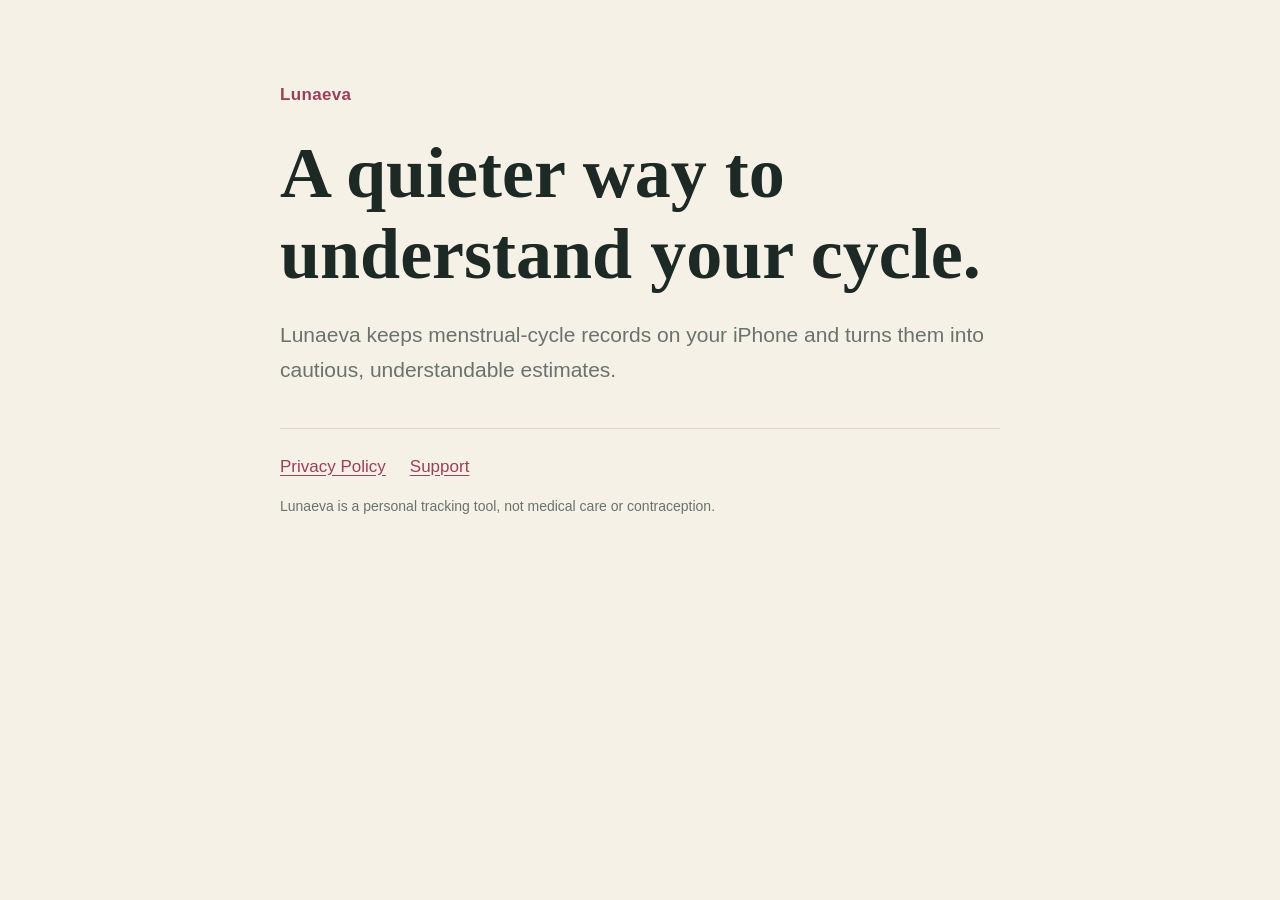
<file: index.html>
<!doctype html>
<html lang="en">
  <head>
    <meta charset="utf-8">
    <meta name="viewport" content="width=device-width, initial-scale=1">
    <title>Lunaeva</title>
    <link rel="stylesheet" href="styles.css">
  </head>
  <body>
    <main>
      <p class="wordmark">Lunaeva</p>
      <h1>A quieter way to understand your cycle.</h1>
      <p class="lede">Lunaeva keeps menstrual-cycle records on your iPhone and turns them into cautious, understandable estimates.</p>
      <nav>
        <a href="privacy.html">Privacy Policy</a>
        <a href="support.html">Support</a>
      </nav>
      <p class="fine">Lunaeva is a personal tracking tool, not medical care or contraception.</p>
    </main>
  </body>
</html>
</file>
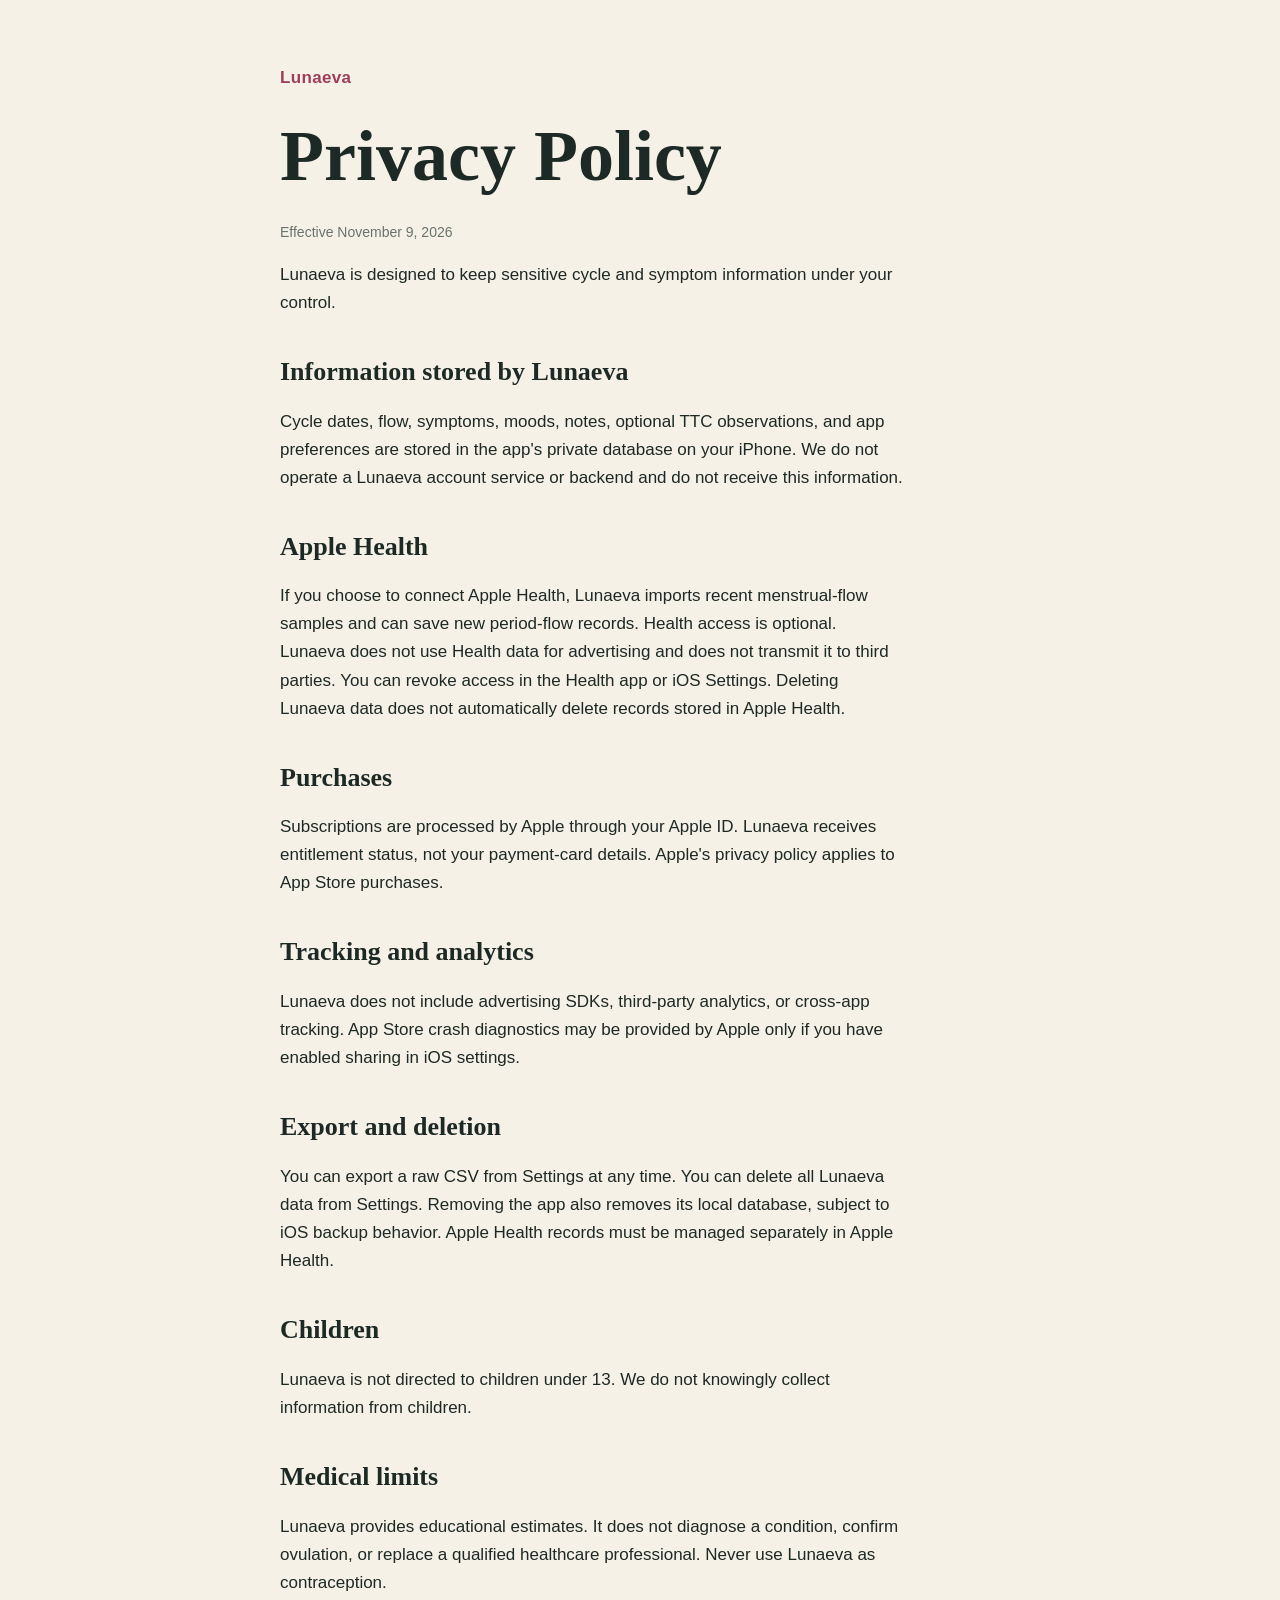
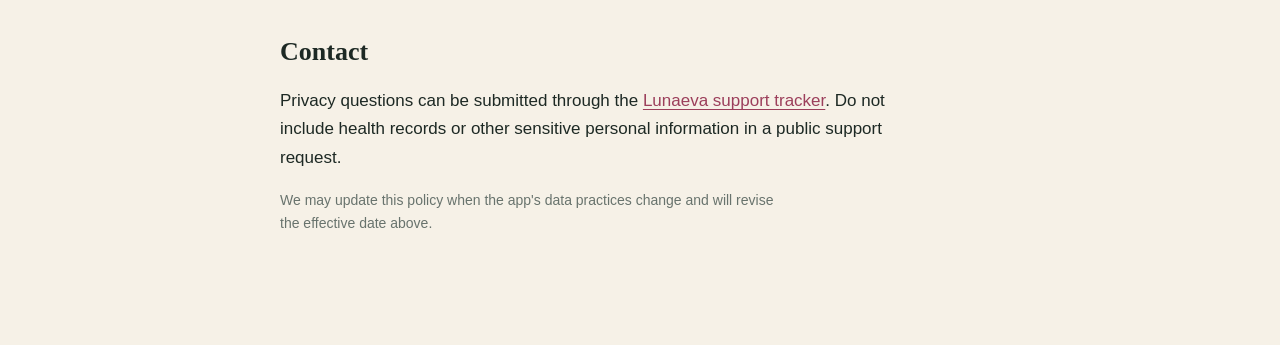
<file: privacy.html>
<!doctype html>
<html lang="en">
  <head>
    <meta charset="utf-8">
    <meta name="viewport" content="width=device-width, initial-scale=1">
    <title>Lunaeva Privacy Policy</title>
    <link rel="stylesheet" href="styles.css">
  </head>
  <body>
    <main>
      <a class="back" href="index.html">Lunaeva</a>
      <h1>Privacy Policy</h1>
      <p class="date">Effective November 9, 2026</p>
      <p>Lunaeva is designed to keep sensitive cycle and symptom information under your control.</p>

      <h2>Information stored by Lunaeva</h2>
      <p>Cycle dates, flow, symptoms, moods, notes, optional TTC observations, and app preferences are stored in the app's private database on your iPhone. We do not operate a Lunaeva account service or backend and do not receive this information.</p>

      <h2>Apple Health</h2>
      <p>If you choose to connect Apple Health, Lunaeva imports recent menstrual-flow samples and can save new period-flow records. Health access is optional. Lunaeva does not use Health data for advertising and does not transmit it to third parties. You can revoke access in the Health app or iOS Settings. Deleting Lunaeva data does not automatically delete records stored in Apple Health.</p>

      <h2>Purchases</h2>
      <p>Subscriptions are processed by Apple through your Apple ID. Lunaeva receives entitlement status, not your payment-card details. Apple's privacy policy applies to App Store purchases.</p>

      <h2>Tracking and analytics</h2>
      <p>Lunaeva does not include advertising SDKs, third-party analytics, or cross-app tracking. App Store crash diagnostics may be provided by Apple only if you have enabled sharing in iOS settings.</p>

      <h2>Export and deletion</h2>
      <p>You can export a raw CSV from Settings at any time. You can delete all Lunaeva data from Settings. Removing the app also removes its local database, subject to iOS backup behavior. Apple Health records must be managed separately in Apple Health.</p>

      <h2>Children</h2>
      <p>Lunaeva is not directed to children under 13. We do not knowingly collect information from children.</p>

      <h2>Medical limits</h2>
      <p>Lunaeva provides educational estimates. It does not diagnose a condition, confirm ovulation, or replace a qualified healthcare professional. Never use Lunaeva as contraception.</p>

      <h2>Contact</h2>
      <p>Privacy questions can be submitted through the <a href="https://github.com/mark231916/lunaeva-legal/issues">Lunaeva support tracker</a>. Do not include health records or other sensitive personal information in a public support request.</p>

      <p class="fine">We may update this policy when the app's data practices change and will revise the effective date above.</p>
    </main>
  </body>
</html>
</file>
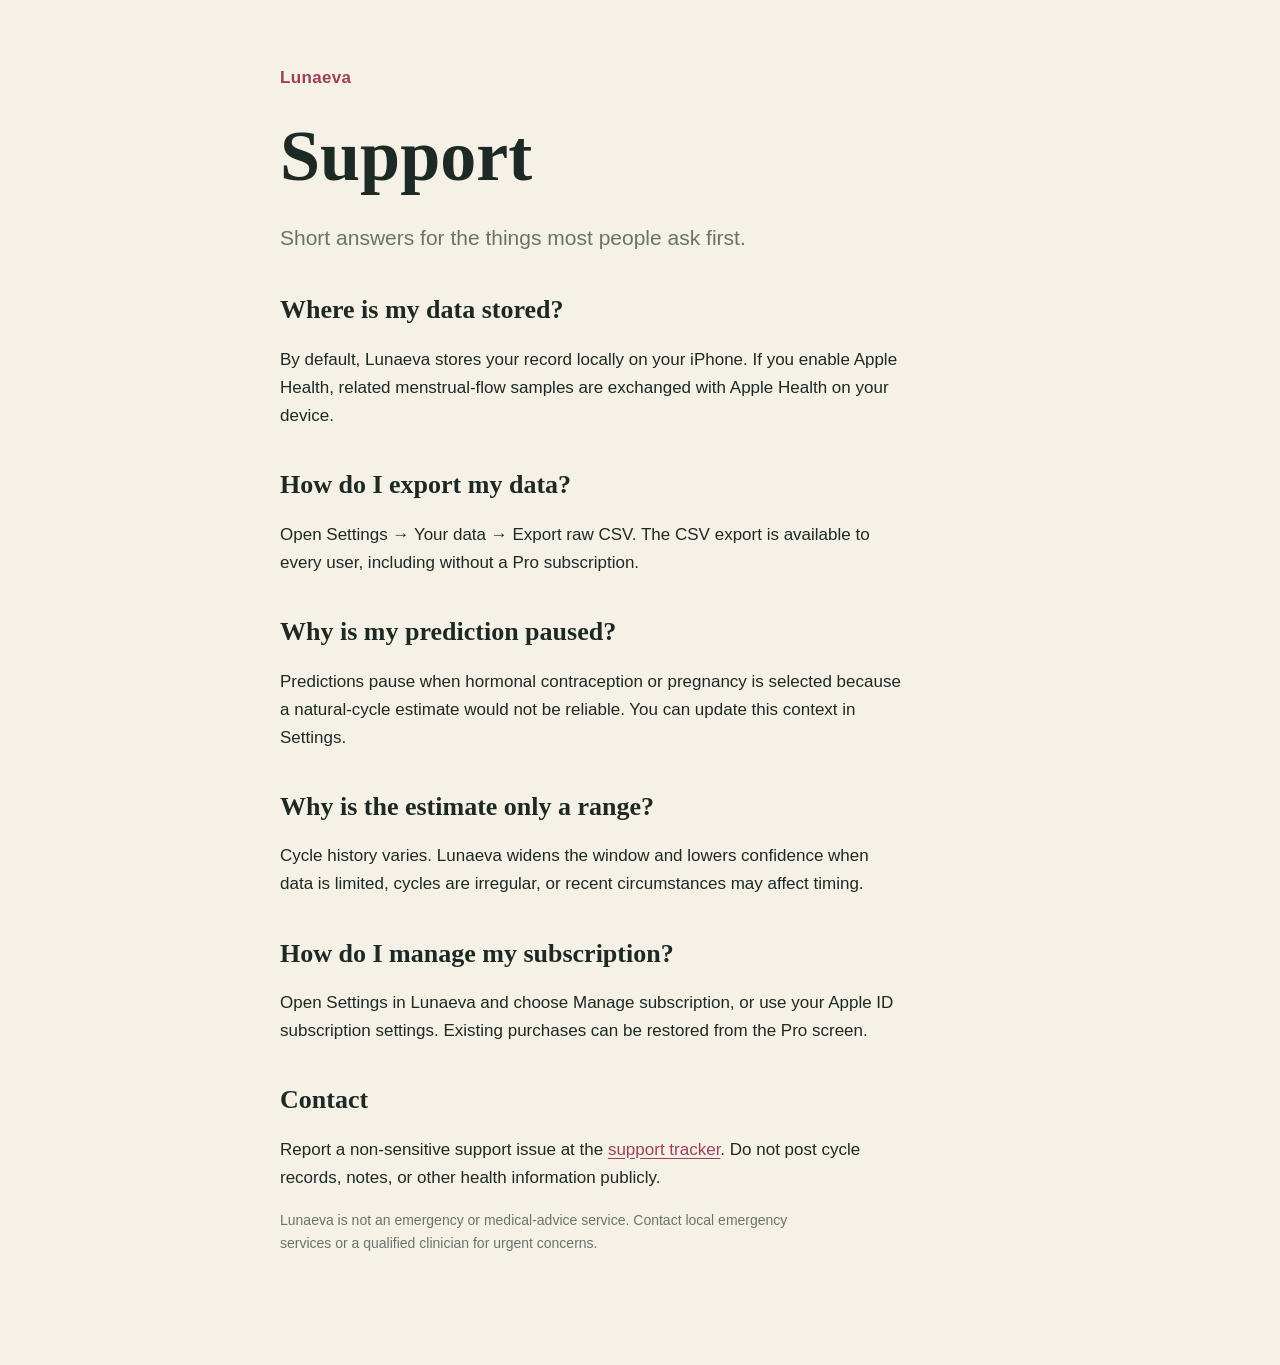
<file: support.html>
<!doctype html>
<html lang="en">
  <head>
    <meta charset="utf-8">
    <meta name="viewport" content="width=device-width, initial-scale=1">
    <title>Lunaeva Support</title>
    <link rel="stylesheet" href="styles.css">
  </head>
  <body>
    <main>
      <a class="back" href="index.html">Lunaeva</a>
      <h1>Support</h1>
      <p class="lede">Short answers for the things most people ask first.</p>

      <h2>Where is my data stored?</h2>
      <p>By default, Lunaeva stores your record locally on your iPhone. If you enable Apple Health, related menstrual-flow samples are exchanged with Apple Health on your device.</p>

      <h2>How do I export my data?</h2>
      <p>Open Settings → Your data → Export raw CSV. The CSV export is available to every user, including without a Pro subscription.</p>

      <h2>Why is my prediction paused?</h2>
      <p>Predictions pause when hormonal contraception or pregnancy is selected because a natural-cycle estimate would not be reliable. You can update this context in Settings.</p>

      <h2>Why is the estimate only a range?</h2>
      <p>Cycle history varies. Lunaeva widens the window and lowers confidence when data is limited, cycles are irregular, or recent circumstances may affect timing.</p>

      <h2>How do I manage my subscription?</h2>
      <p>Open Settings in Lunaeva and choose Manage subscription, or use your Apple ID subscription settings. Existing purchases can be restored from the Pro screen.</p>

      <h2>Contact</h2>
      <p>Report a non-sensitive support issue at the <a href="https://github.com/mark231916/lunaeva-legal/issues">support tracker</a>. Do not post cycle records, notes, or other health information publicly.</p>

      <p class="fine">Lunaeva is not an emergency or medical-advice service. Contact local emergency services or a qualified clinician for urgent concerns.</p>
    </main>
  </body>
</html>
</file>
<file: styles.css>
:root {
  color-scheme: light dark;
  --canvas: #f6f1e7;
  --ink: #1d2924;
  --muted: #68736d;
  --berry: #9c3f5b;
  --rule: #ddd4c5;
}

@media (prefers-color-scheme: dark) {
  :root {
    --canvas: #131917;
    --ink: #f3eee4;
    --muted: #aab5ae;
    --berry: #e08b9f;
    --rule: #34403a;
  }
}

* { box-sizing: border-box; }
body {
  margin: 0;
  background: var(--canvas);
  color: var(--ink);
  font: 17px/1.65 ui-sans-serif, -apple-system, BlinkMacSystemFont, sans-serif;
}
main {
  width: min(720px, calc(100% - 40px));
  margin: 0 auto;
  padding: 64px 0 96px;
}
h1, h2 {
  font-family: ui-serif, Georgia, serif;
  line-height: 1.12;
}
h1 { font-size: clamp(42px, 8vw, 72px); margin: 24px 0; }
h2 { margin-top: 40px; font-size: 26px; }
p { max-width: 66ch; }
a { color: var(--berry); text-underline-offset: 3px; }
.wordmark, .back { font-weight: 700; letter-spacing: .02em; color: var(--berry); }
.back { text-decoration: none; }
.lede { font-size: 21px; color: var(--muted); }
.date, .fine { color: var(--muted); font-size: 14px; }
nav { display: flex; gap: 24px; margin-top: 40px; padding-top: 24px; border-top: 1px solid var(--rule); }
</file>
